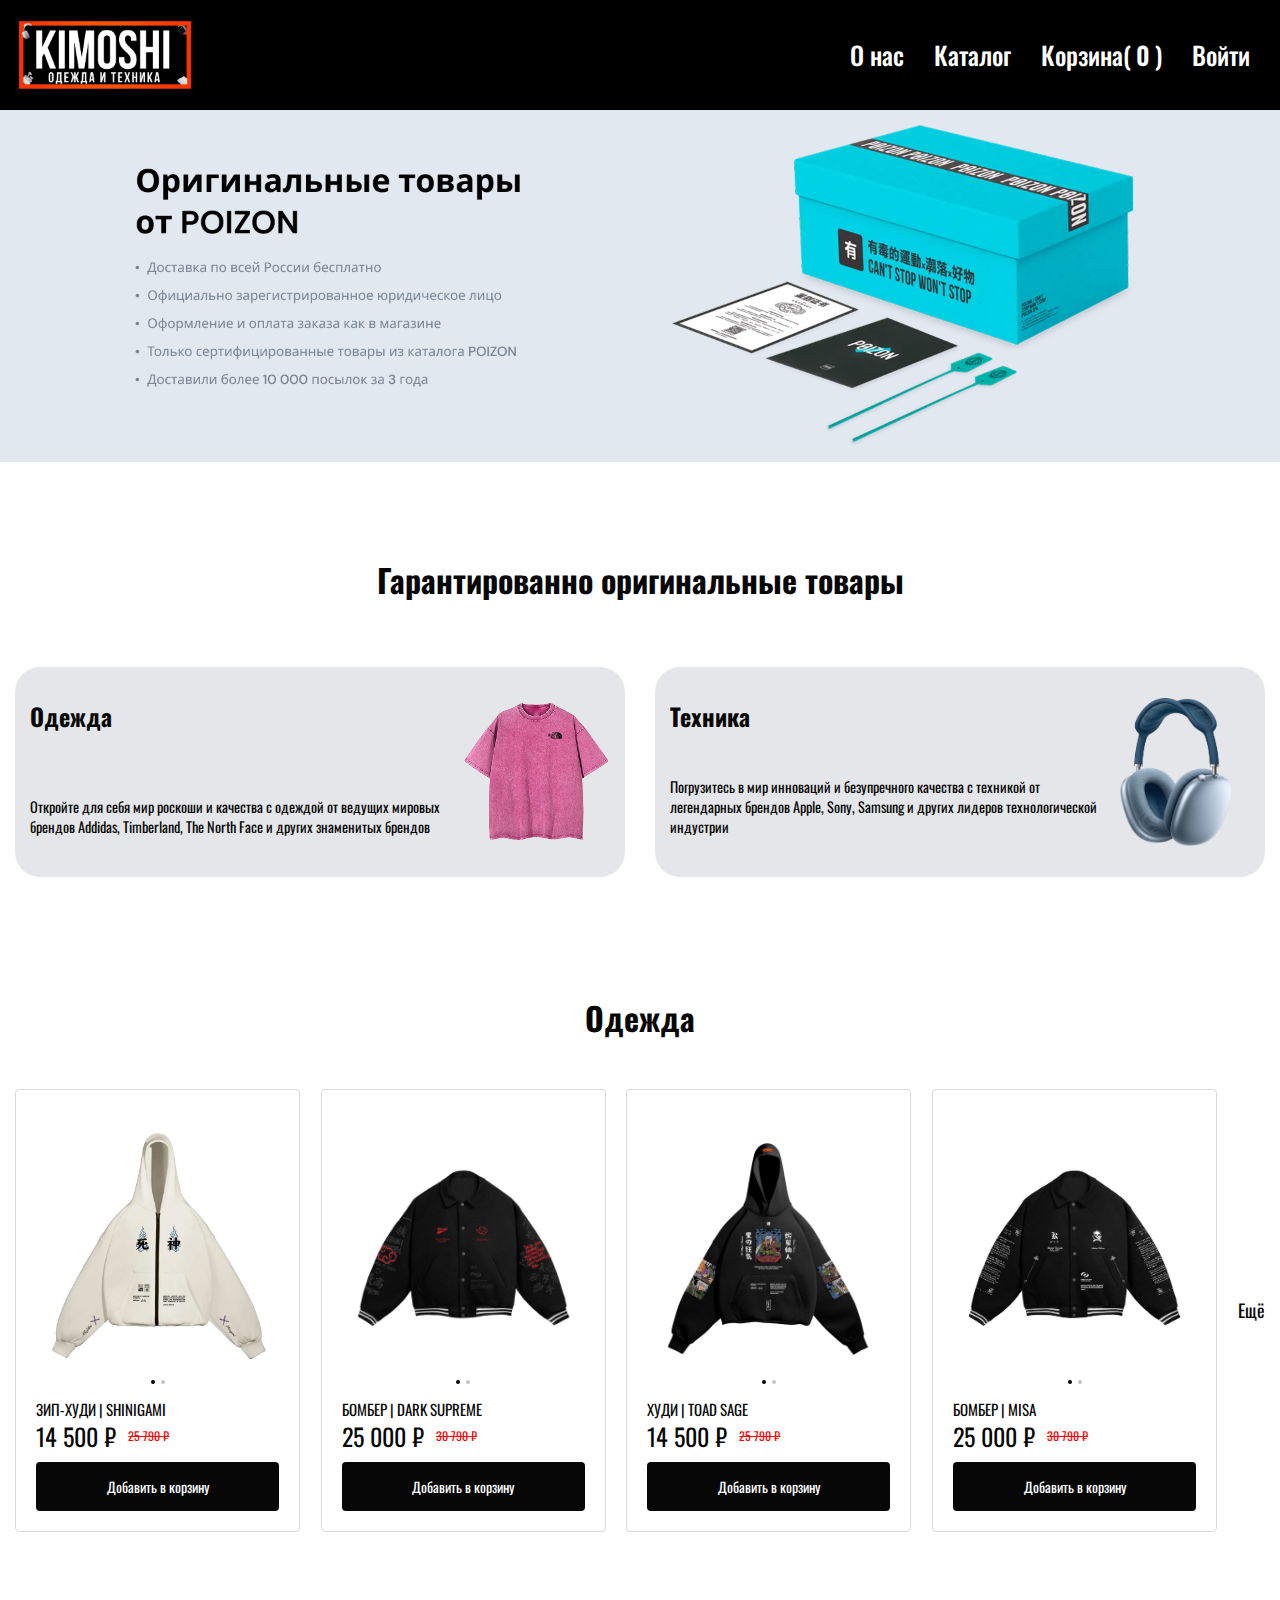
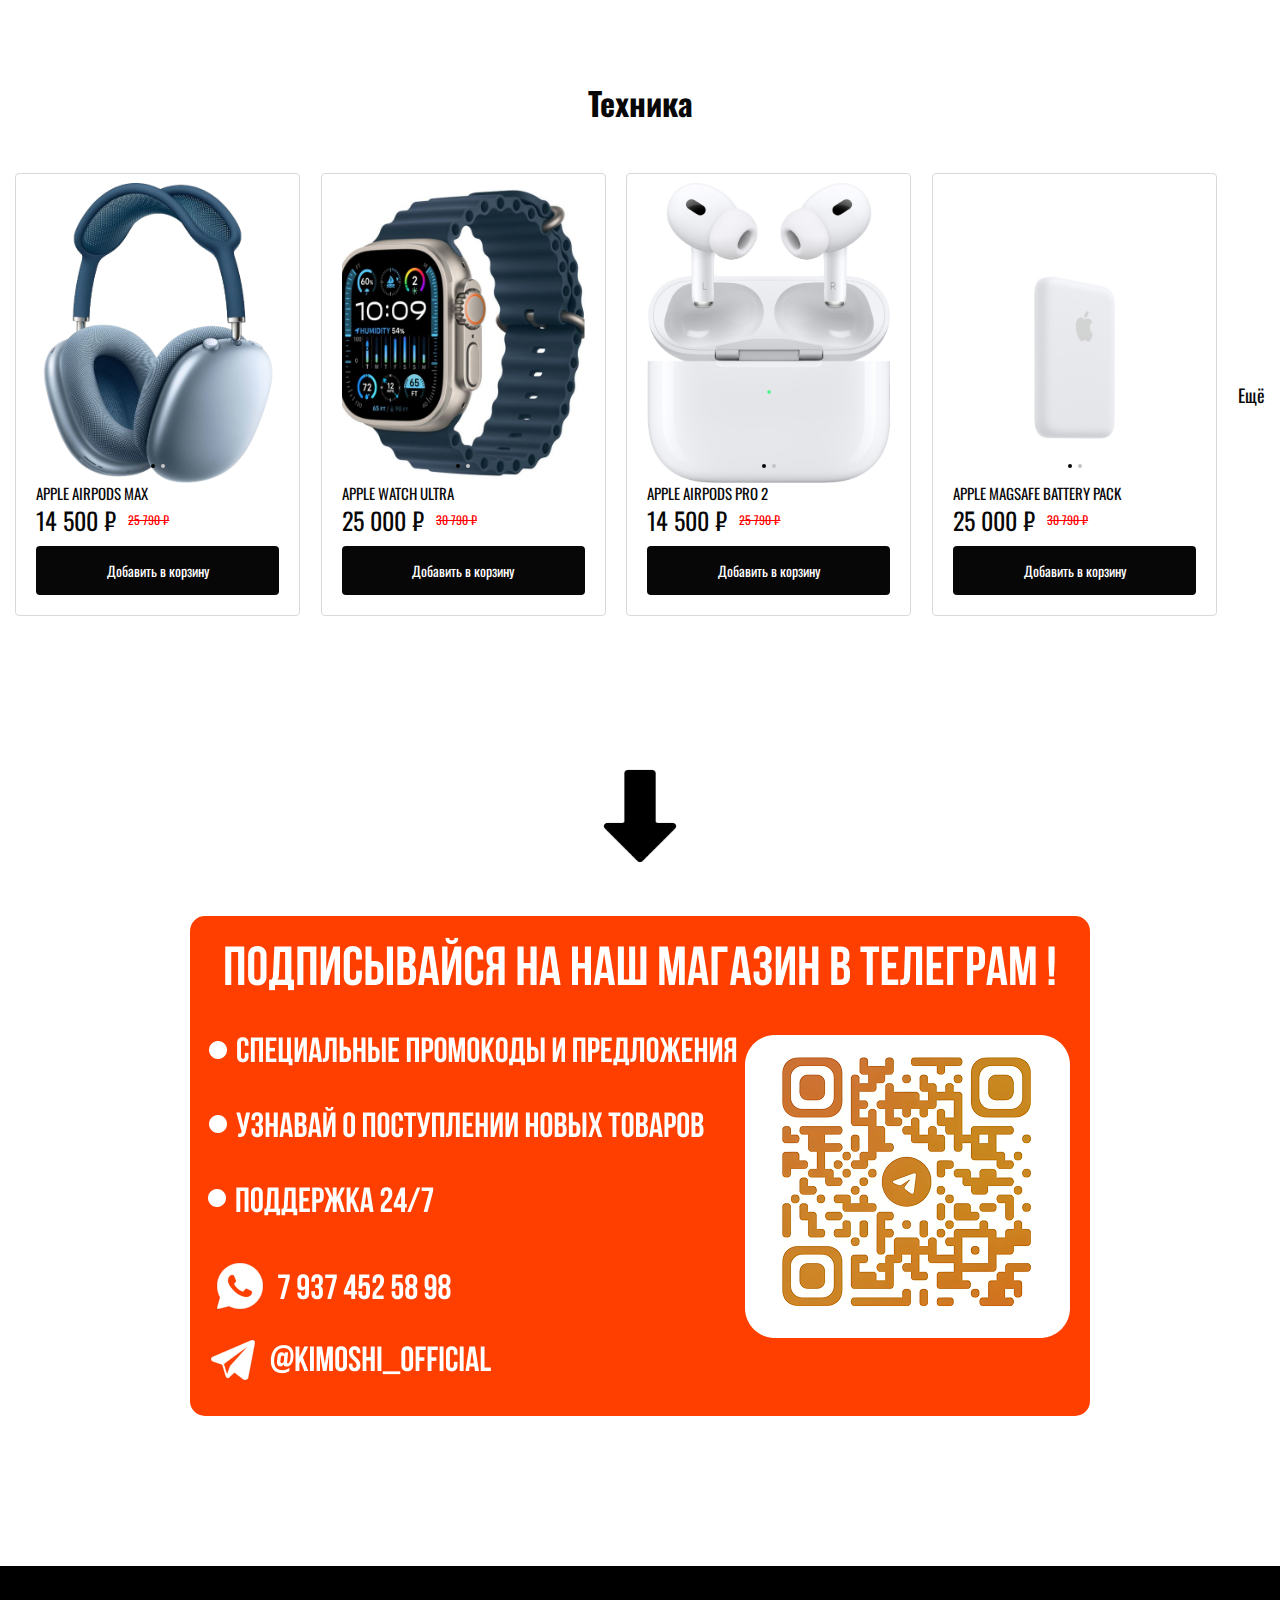
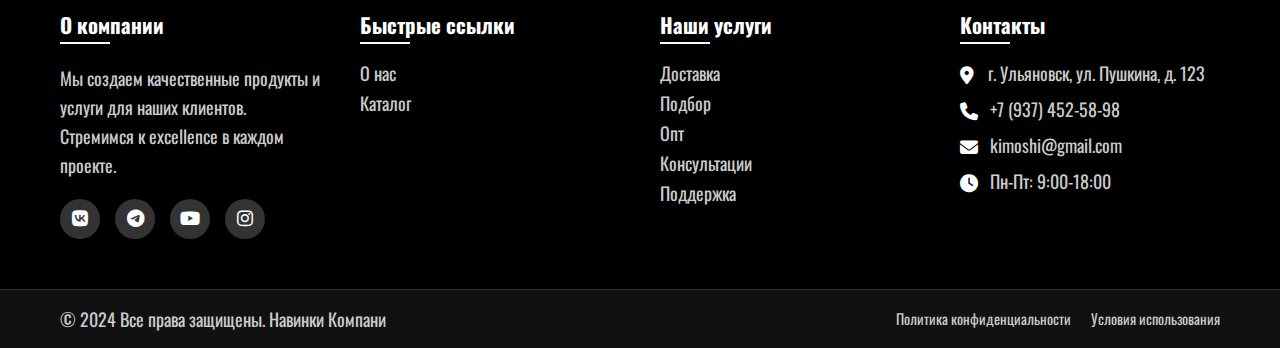
<file: index.html>
<!DOCTYPE html>
<html lang="ru">
<head>
    <meta charset="UTF-8">
    <meta name="viewport" content="width=device-width, initial-scale=1.0">
    <title>KIMOSHI</title>
    <link rel="stylesheet" href="https://cdnjs.cloudflare.com/ajax/libs/font-awesome/6.4.0/css/all.min.css">
    <link rel="stylesheet" href="CSS/style.css">
    <link rel="stylesheet" href="./CSS/parts/Reset.css">
</head>
<body>
<div class="container">
    <div class="topnav">
        <div class="logo"><a href="#" id="logoLink"><img src="./IMG/logo1.jpg" alt=""></a></div>
        <div class="mobile-controls">
            <a href="#" class="cart-link cart-link-mobile">Корзина(<span class="cart-count">0</span>)<i class="fas fa-shopping-cart cart-icon"></i><span class="cart-icon-badge">0</span></a>
            <div class="bars"><i class="fa fa-bars"></i></div>
        </div>
        <ul class="nav">
            <li class="nav__item"><a href="#" class="nav__link">О нас</a></li>
            <li class="nav__item"><a href="#" class="nav__link">Каталог</a></li>
            <li class="nav__item"><a href="#" class="nav__link cart-link cart-link-desktop">Корзина(<span class="cart-count">0</span>)<i class="fas fa-shopping-cart cart-icon"></i><span class="cart-icon-badge">0</span></a></li>
            <li class="nav__item"><a href="#" class="nav__link">Войти</a></li>
        </ul>
    </div>
</div>

<!-- HEADER -->
<img class="header_banner" src="./IMG/banner.png" alt="">
<div class="header_container">
<header class="header">
    <h1 class="Categories-title">Гарантированно оригинальные товары</h1>
    <div class="Categories">
        <div class="Categories_cart">
            <div class="Categories_cart_txt">
                <h1 class="Categories_cart_title">Одежда</h1>
            <p class="Categories_cart_dsc">Откройте для себя мир роскоши и качества с одеждой от ведущих мировых брендов  Addidas,
Timberland, The North Face и других
знаменитых брендов</p>
            </div>
                <img class="banner_img_1" src="./IMG/Categories-img-1.png" alt="">
        </div>
        <div class="Categories_cart">
            <div class="Categories_cart_txt">
                <h1 class="Categories_cart_title">Техника</h1>
            <p class="Categories_cart_dsc">Погрузитесь в мир инноваций и безупречного качества с техникой от легендарных брендов Apple, Sony, Samsung и других лидеров технологической индустрии</p>
            </div>
                <img class="banner_img_1" src="./IMG/Categories-img-2.png" alt="">
        </div>
    </div>
</header>
</div>

<!-- MAIN -->
 <main class="main">

    <h1 class="main_title">Одежда</h1>
<!-- Одежда -->
    <div class="main_block">
        <article id="product-card_1" class="product">
                    <a href="##" class="product__image">
                        <div class="product__switch image-switch">
                            <div class="image-switch__item">
                                <div class="image-switch__img"><img src="./IMG/product/ZIP-HOODIE-SHINIGAMI.jpeg" alt=""></div>
                            </div>
                            <div class="image-switch__item">
                                <div class="image-switch__img"><img src="./IMG/product/ZIP-HOODIE-SHINIGAMI-R.jpeg" alt=""></div>
                            </div>
                        </div>
                        <ul class="product__image-pagination image-pagination" aria-hidden="true"></ul>
                    </a>
                    <h3 class="product__title">
                        <a href="##">ЗИП-ХУДИ | SHINIGAMI </a>
                    </h3>
                    <div class="product__price product-price">
                        <span class="product-price__current">14 500 ₽</span>
                        <span class="product-price__old">25 790 ₽</span>
                    </div>
                    <button type="button" class="product__btn">Добавить в корзину</button>
                </article>

                <article id="product-card_2" class="product">
                    <a href="##" class="product__image">
                        <div class="product__switch image-switch">
                            <div class="image-switch__item">
                                <div class="image-switch__img"><img src="./IMG/product/bomber-blk-supreme.webp" alt=""></div>
                            </div>
                            <div class="image-switch__item">
                                <div class="image-switch__img"><img src="./IMG/product/bomber-blk-supreme-back.webp" alt=""></div>
                            </div>
                        </div>
                        <ul class="product__image-pagination image-pagination" aria-hidden="true"></ul>
                    </a>
                    <h3 class="product__title">
                        <a href="##">БОМБЕР | DARK SUPREME </a>
                    </h3>
                    <div class="product__price product-price">
                        <span class="product-price__current">25 000 ₽</span>
                        <span class="product-price__old">30 790 ₽</span>
                    </div>
                    <button type="button" class="product__btn">Добавить в корзину</button>
                </article>

                <article id="product-card_3" class="product">
                    <a href="##" class="product__image">
                        <div class="product__switch image-switch">
                            <div class="image-switch__item">
                                <div class="image-switch__img"><img src="./IMG/product/toad-front.webp" alt=""></div>
                            </div>
                            <div class="image-switch__item">
                                <div class="image-switch__img"><img src="./IMG/product/toad-back.webp" alt=""></div>
                            </div>
                        </div>
                        <ul class="product__image-pagination image-pagination" aria-hidden="true"></ul>
                    </a>
                    <h3 class="product__title">
                        <a href="##">ХУДИ | TOAD SAGE </a>
                    </h3>
                    <div class="product__price product-price">
                        <span class="product-price__current">14 500 ₽</span>
                        <span class="product-price__old">25 790 ₽</span>
                    </div>
                    <button type="button" class="product__btn">Добавить в корзину</button>
                </article>

                <article id="product-card_4" class="product">
                    <a href="##" class="product__image">
                        <div class="product__switch image-switch">
                            <div class="image-switch__item">
                                <div class="image-switch__img"><img src="./IMG/product/Bomber-Misa.jpg" alt=""></div>
                            </div>
                            <div class="image-switch__item">
                                <div class="image-switch__img"><img src="./IMG/product/Bomber-Misa-back.jpg" alt=""></div>
                            </div>
                        </div>
                        <ul class="product__image-pagination image-pagination" aria-hidden="true"></ul>
                    </a>
                    <h3 class="product__title">
                        <a href="##">БОМБЕР | MISA </a>
                    </h3>
                    <div class="product__price product-price">
                        <span class="product-price__current">25 000 ₽</span>
                        <span class="product-price__old">30 790 ₽</span>
                    </div>
                    <button type="button" class="product__btn">Добавить в корзину</button>
                </article>
                <div class="more_link"><a class="more_items" href="##">Ещё</a></div>
    </div>
    


    <h1 class="main_title">Техника</h1>
<!-- Техника -->
    <div class="main_block">
        <article id="product-card-1" class="product">
                    <a href="##" class="product__image">
                        <div class="product__switch image-switch">
                            <div class="image-switch__item">
                                <div class="image-switch__img"><img src="./IMG/Техника/apple airpods max.png" alt=""></div>
                            </div>
                            <div class="image-switch__item">
                                <div class="image-switch__img"><img src="./IMG/Техника/apple airpods max-2.png" alt=""></div>
                            </div>
                        </div>
                        <ul class="product__image-pagination image-pagination" aria-hidden="true"></ul>
                    </a>
                    <h3 class="product__title">
                        <a href="##">APPLE AIRPODS MAX </a>
                    </h3>
                    <div class="product__price product-price">
                        <span class="product-price__current">14 500 ₽</span>
                        <span class="product-price__old">25 790 ₽</span>
                    </div>
                    <button type="button" class="product__btn">Добавить в корзину</button>
                </article>

                <article id="product-card-2" class="product">
                    <a href="##" class="product__image">
                        <div class="product__switch image-switch">
                            <div class="image-switch__item">
                                <div class="image-switch__img"><img src="./IMG/Техника/Apple Watch Ultra.jpg" alt=""></div>
                            </div>
                            <div class="image-switch__item">
                                <div class="image-switch__img"><img src="./IMG/Техника/Apple Watch Ultra-2.jpg" alt=""></div>
                            </div>
                        </div>
                        <ul class="product__image-pagination image-pagination" aria-hidden="true"></ul>
                    </a>
                    <h3 class="product__title">
                        <a href="##">APPLE WATCH ULTRA </a>
                    </h3>
                    <div class="product__price product-price">
                        <span class="product-price__current">25 000 ₽</span>
                        <span class="product-price__old">30 790 ₽</span>
                    </div>
                    <button type="button" class="product__btn">Добавить в корзину</button>
                </article>

                <article id="product-card-3" class="product">
                    <a href="##" class="product__image">
                        <div class="product__switch image-switch">
                            <div class="image-switch__item">
                                <div class="image-switch__img"><img src="./IMG/Техника/Apple AirPods Pro.jpeg" alt=""></div>
                            </div>
                            <div class="image-switch__item">
                                <div class="image-switch__img"><img src="./IMG/Техника/Apple AirPods Pro-2.jpeg" alt=""></div>
                            </div>
                        </div>
                        <ul class="product__image-pagination image-pagination" aria-hidden="true"></ul>
                    </a>
                    <h3 class="product__title">
                        <a href="##">APPLE AIRPODS PRO 2 </a>
                    </h3>
                    <div class="product__price product-price">
                        <span class="product-price__current">14 500 ₽</span>
                        <span class="product-price__old">25 790 ₽</span>
                    </div>
                    <button type="button" class="product__btn">Добавить в корзину</button>
                </article>

                <article id="product-card-4" class="product">
                    <a href="##" class="product__image">
                        <div class="product__switch image-switch">
                            <div class="image-switch__item">
                                <div class="image-switch__img"><img src="./IMG/Техника/Apple MagSafe Battery Pack.jpeg" alt=""></div>
                            </div>
                            <div class="image-switch__item">
                                <div class="image-switch__img"><img src="./IMG/Техника/Apple MagSafe Battery Pack-2.webp" alt=""></div>
                            </div>
                        </div>
                        <ul class="product__image-pagination image-pagination" aria-hidden="true"></ul>
                    </a>
                    <h3 class="product__title">
                        <a href="##">APPLE MAGSAFE BATTERY PACK </a>
                    </h3>
                    <div class="product__price product-price">
                        <span class="product-price__current">25 000 ₽</span>
                        <span class="product-price__old">30 790 ₽</span>
                    </div>
                    <button type="button" class="product__btn">Добавить в корзину</button>
                </article>
                <div><a href="##">Ещё</a></div>
    </div>

    <h1 class="main_title"><img class="dawn_arrow" src="./Icons/arrow dawn.png" alt=""></h1>

    <div class="main_block">
        <img class="banner_tg" src="./IMG/banner_tg.png" alt="">
    </div>
 </main>

<!-- FOOTER -->
 <footer class="footer">
        <div class="footer-container">
            <!-- Колонка 1: О компании -->
            <div class="footer-column">
                <h3>О компании</h3>
                <p>Мы создаем качественные продукты и услуги для наших клиентов. Стремимся к excellence в каждом проекте.</p>
                <div class="social-links">
                    <a href="#"><i class="fab fa-vk"></i></a>
                    <a href="#"><i class="fab fa-telegram"></i></a>
                    <a href="#"><i class="fab fa-youtube"></i></a>
                    <a href="#"><i class="fab fa-instagram"></i></a>
                </div>
            </div>

            <!-- Колонка 2: Быстрые ссылки -->
            <div class="footer-column">
                <h3>Быстрые ссылки</h3>
                <ul class="footer-links">
                    <li><a href="#">О нас</a></li>
                    <li><a href="#">Каталог</a></li>
                </ul>
            </div>

            <!-- Колонка 3: Услуги -->
            <div class="footer-column">
                <h3>Наши услуги</h3>
                <ul class="footer-links">
                    <li><a href="#">Доставка</a></li>
                    <li><a href="#">Подбор</a></li>
                    <li><a href="#">Опт</a></li>
                    <li><a href="#">Консультации</a></li>
                    <li><a href="#">Поддержка</a></li>
                </ul>
            </div>

            <!-- Колонка 4: Контакты -->
            <div class="footer-column">
                <h3>Контакты</h3>
                <div class="contact-info">
                    <div class="contact-item">
                        <i class="fas fa-map-marker-alt"></i>
                        <span>г. Ульяновск, ул. Пушкина, д. 123</span>
                    </div>
                    <div class="contact-item">
                        <i class="fas fa-phone"></i>
                        <span>+7 (937) 452-58-98</span>
                    </div>
                    <div class="contact-item">
                        <i class="fas fa-envelope"></i>
                        <span>kimoshi@gmail.com</span>
                    </div>
                    <div class="contact-item">
                        <i class="fas fa-clock"></i>
                        <span>Пн-Пт: 9:00-18:00</span>
                    </div>
                </div>
            </div>
        </div>

        <!-- Нижняя часть футера -->
        <div class="footer-bottom">
            <div class="footer-bottom-container">
                <p>&copy; 2024 Все права защищены. Навинки Компани</p>
                <div class="footer-bottom-links">
                    <a href="#">Политика конфиденциальности</a>
                    <a href="#">Условия использования</a>
                </div>
            </div>
        </div>
    </footer>

<!-- Модальное окно корзины -->
<div class="cart-modal" id="cartModal">
    <div class="cart-modal-overlay"></div>
    <div class="cart-modal-content">
        <div class="cart-modal-header">
            <h2 class="cart-modal-title">Корзина</h2>
            <button class="cart-modal-close" id="cartCloseBtn">
                <i class="fas fa-times"></i>
            </button>
        </div>
        <div class="cart-modal-body" id="cartItems">
            <!-- Товары будут добавлены через JavaScript -->
        </div>
        <div class="cart-modal-footer">
            <div class="cart-total">
                <span class="cart-total-label">Итого:</span>
                <span class="cart-total-price" id="cartTotalPrice">0 ₽</span>
            </div>
            <button class="cart-checkout-btn" id="cartCheckoutBtn">Оформить заказ</button>
        </div>
        <div class="cart-empty" id="cartEmpty">
            <i class="fas fa-shopping-cart"></i>
            <p>Корзина пуста</p>
        </div>
    </div>
</div>

<script src="https://ajax.googleapis.com/ajax/libs/jquery/3.6.4/jquery.min.js"></script>
<script src="./Js/menu-bar.js"></script>
<script src="./Js/product.js"></script>
<script src="./Js/cart.js"></script>
</body>
</html>
</file>
<file: CSS/style.css>
@import url('https://fonts.googleapis.com/css2?family=Oswald:wght@200..700&display=swap');

@import url(../CSS/parts/_reset.css);
@import url(./parts/menu-bar.css);
@import url(./parts/Header.css);
@import url(./parts/Main.css);
@import url(./parts/Footer.css);
@import url(./parts/Cart.css);
</file>
